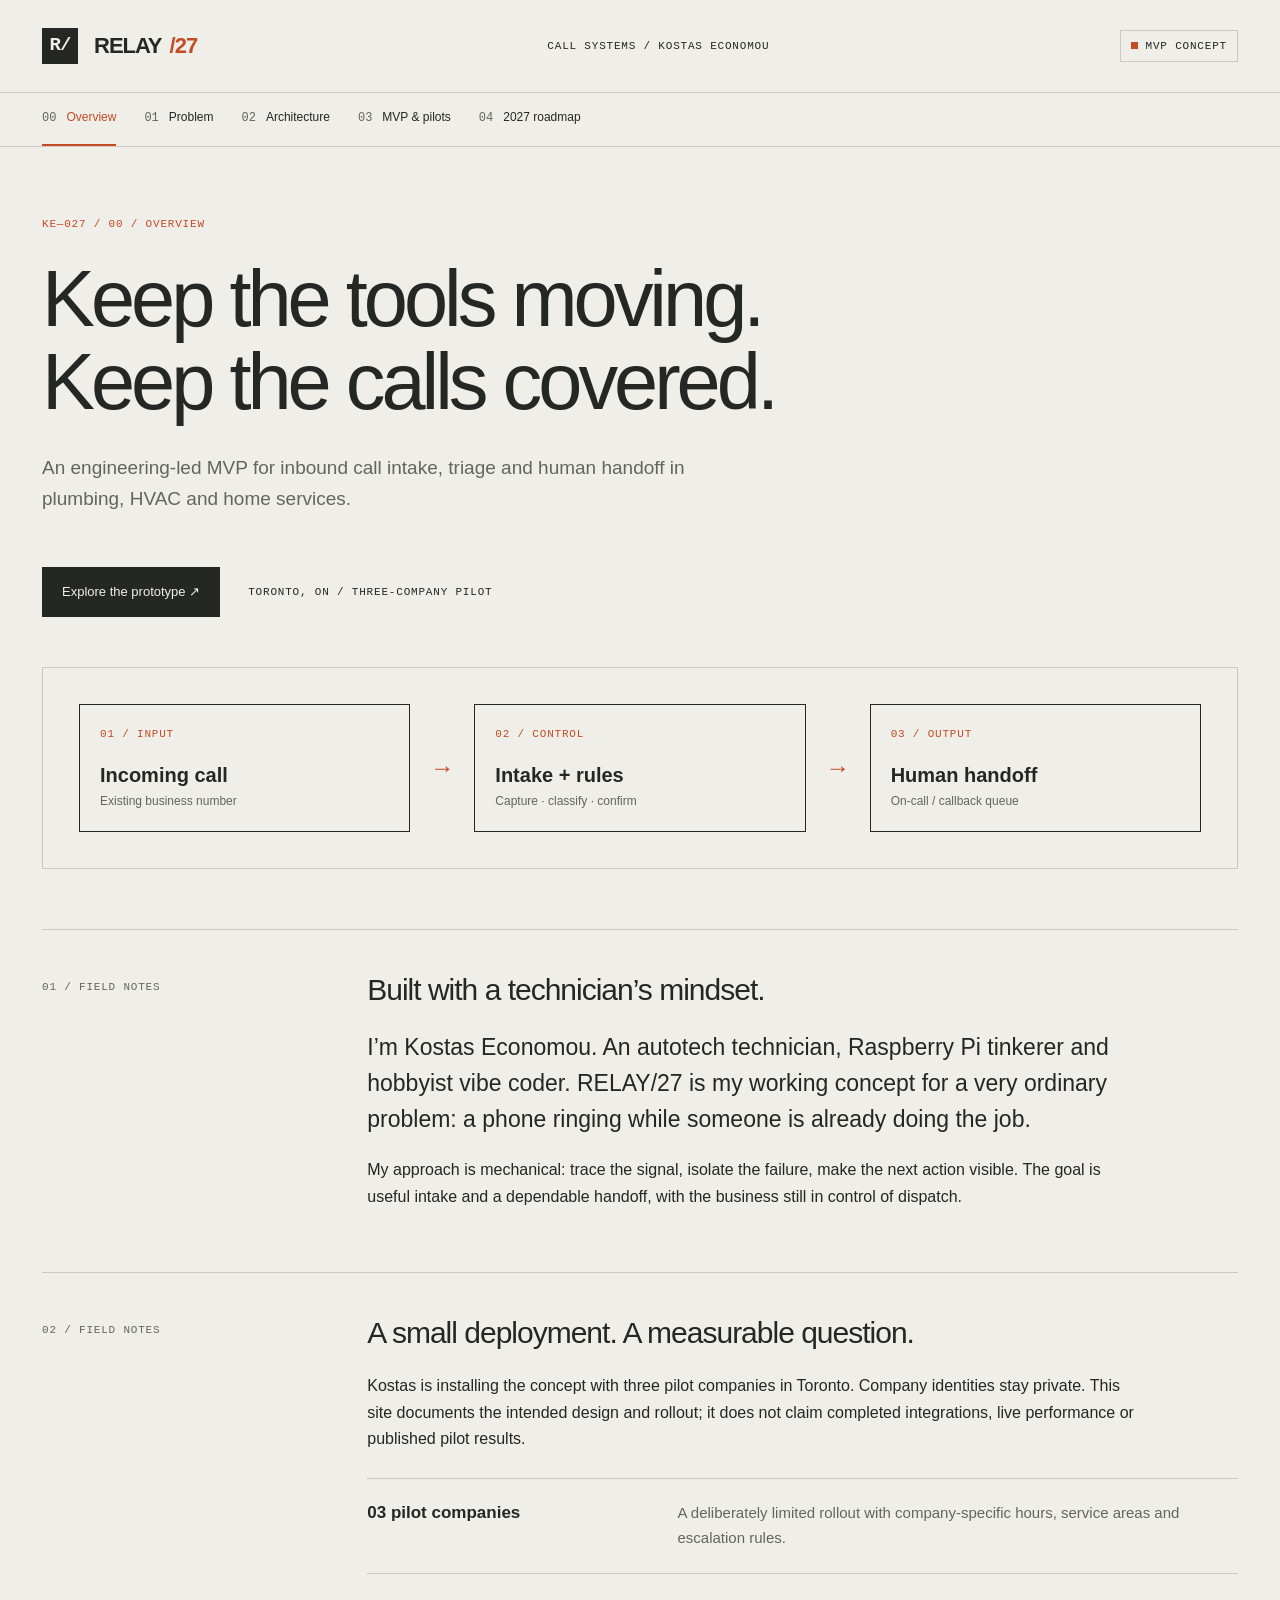
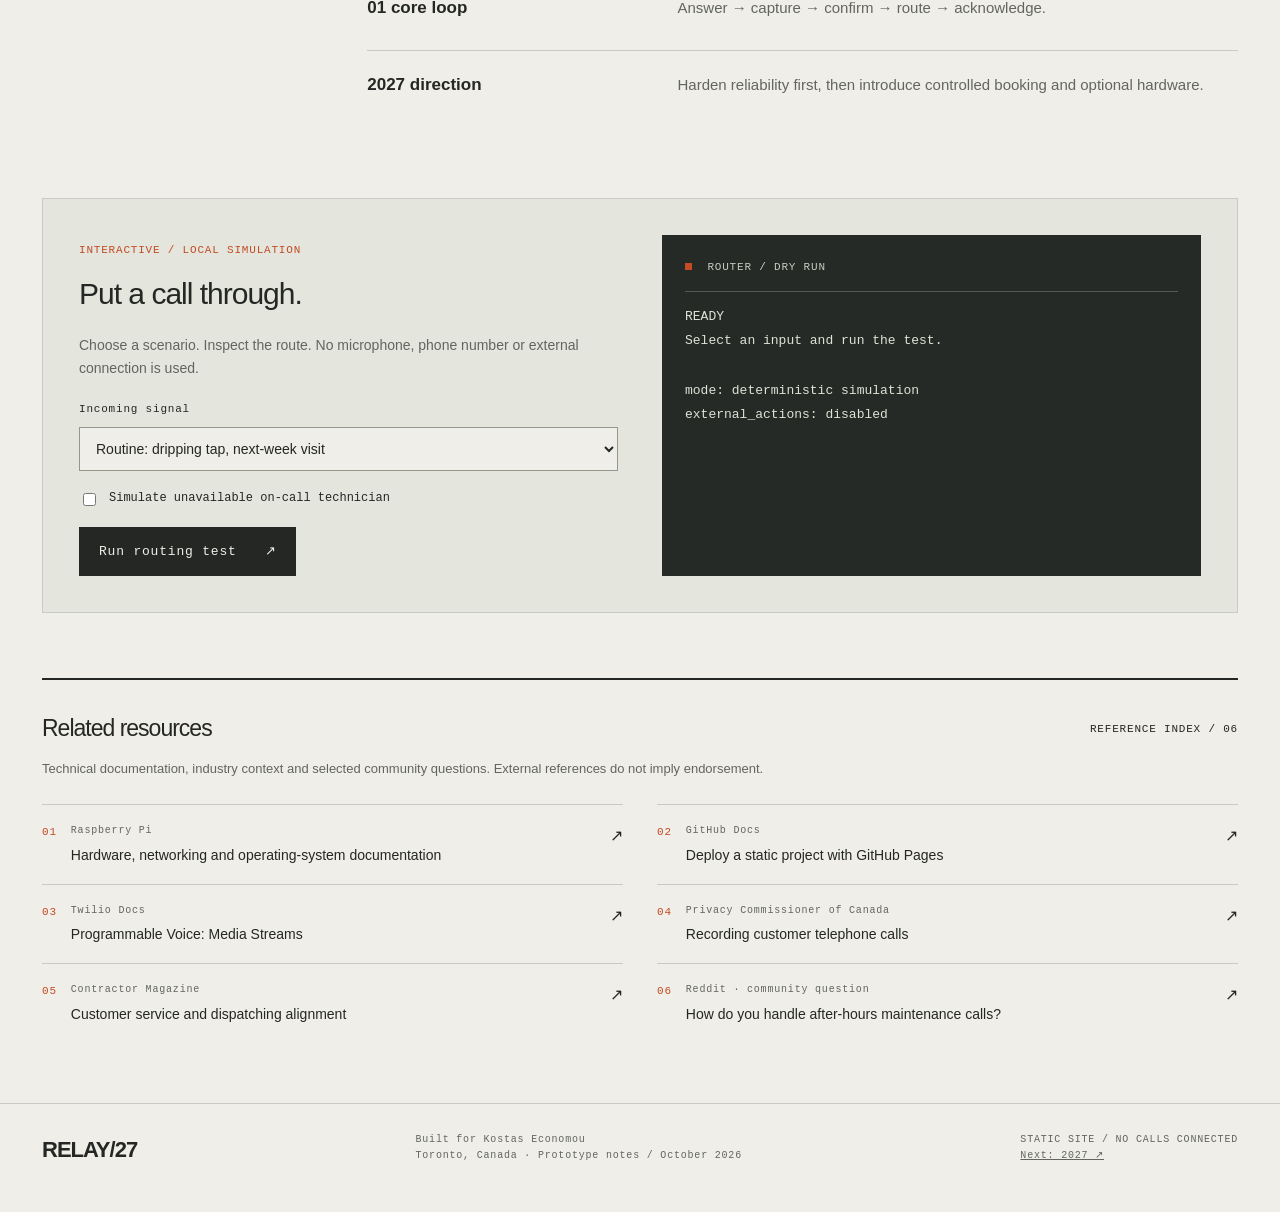
<file: index.html>
<!doctype html><html lang="en"><head><meta charset="utf-8"><meta name="viewport" content="width=device-width, initial-scale=1"><meta name="description" content="An engineering-led MVP for inbound call intake, triage and human handoff in plumbing, HVAC and home services."><meta name="theme-color" content="#efeee8"><title>Overview — RELAY/27 · Kostas Economou</title><link rel="icon" href="./assets/favicon.svg" type="image/svg+xml"><link rel="stylesheet" href="./assets/style.css"><script src="./assets/app.js" defer></script></head><body><a class="skip" href="#main">Skip to content</a><header><a class="brand" href="./"><span class="brand-icon">R/</span>RELAY<span>/27</span></a><span class="header-note">CALL SYSTEMS / KOSTAS ECONOMOU</span><span class="badge"><i></i>MVP CONCEPT</span></header><nav aria-label="Main navigation"><a aria-current="page" href="./"><span>00</span>Overview</a><a  href="./problem/"><span>01</span>Problem</a><a  href="./architecture/"><span>02</span>Architecture</a><a  href="./mvp/"><span>03</span>MVP & pilots</a><a  href="./roadmap/"><span>04</span>2027 roadmap</a></nav><main id="main"><div class="hero"><div class="eyebrow">KE—027 / 00 / OVERVIEW</div><h1>Keep the tools moving.<br>Keep the calls covered.</h1><p class="lede">An engineering-led MVP for inbound call intake, triage and human handoff in plumbing, HVAC and home services.</p></div><div class="hero-bottom"><a class="button" href="mvp/">Explore the prototype ↗</a><span>TORONTO, ON / THREE-COMPANY PILOT</span></div><div class="schematic" aria-label="Call routing system diagram"><div><small>01 / INPUT</small><strong>Incoming call</strong><span>Existing business number</span></div><b>→</b><div><small>02 / CONTROL</small><strong>Intake + rules</strong><span>Capture · classify · confirm</span></div><b>→</b><div><small>03 / OUTPUT</small><strong>Human handoff</strong><span>On-call / callback queue</span></div></div><section class="section"><div class="section-label">01 / FIELD NOTES</div><div><h2>Built with a technician’s mindset.</h2><p class="large">I’m Kostas Economou. An autotech technician, Raspberry Pi tinkerer and hobbyist vibe coder. RELAY/27 is my working concept for a very ordinary problem: a phone ringing while someone is already doing the job.</p><p>My approach is mechanical: trace the signal, isolate the failure, make the next action visible. The goal is useful intake and a dependable handoff, with the business still in control of dispatch.</p></div></section><section class="section"><div class="section-label">02 / FIELD NOTES</div><div><h2>A small deployment. A measurable question.</h2><p>Kostas is installing the concept with three pilot companies in Toronto. Company identities stay private. This site documents the intended design and rollout; it does not claim completed integrations, live performance or published pilot results.</p><div class="rows"><div class="row"><h3>03 pilot companies</h3><p>A deliberately limited rollout with company-specific hours, service areas and escalation rules.</p></div><div class="row"><h3>01 core loop</h3><p>Answer → capture → confirm → route → acknowledge.</p></div><div class="row"><h3>2027 direction</h3><p>Harden reliability first, then introduce controlled booking and optional hardware.</p></div></div></div></section><section class="testbench" aria-labelledby="bench-title"><div><span class="eyebrow">INTERACTIVE / LOCAL SIMULATION</span><h2 id="bench-title">Put a call through.</h2><p>Choose a scenario. Inspect the route. No microphone, phone number or external connection is used.</p><label for="scenario">Incoming signal</label><select id="scenario"><option value="routine">Routine: dripping tap, next-week visit</option><option value="urgent">Urgent: active water leak</option><option value="safety">Safety: caller reports gas smell</option><option value="unclear">Unclear: noisy line / missing address</option></select><label class="check"><input type="checkbox" id="offline"> Simulate unavailable on-call technician</label><button id="run" type="button">Run routing test <span>↗</span></button></div><div class="terminal"><div class="terminal-top"><span class="dot"></span> ROUTER / DRY RUN</div><pre id="trace" aria-live="polite">READY
Select an input and run the test.

mode: deterministic simulation
external_actions: disabled</pre></div></section><section class="resources"><div class="resource-heading"><h2>Related resources</h2><span>REFERENCE INDEX / 06</span></div><p>Technical documentation, industry context and selected community questions. External references do not imply endorsement.</p><div class="resource-grid"><a href="https://www.raspberrypi.com/documentation/"><span class="resource-id">01</span><span><small>Raspberry Pi</small><strong>Hardware, networking and operating-system documentation</strong></span><span aria-hidden="true">↗</span></a><a href="https://docs.github.com/en/pages"><span class="resource-id">02</span><span><small>GitHub Docs</small><strong>Deploy a static project with GitHub Pages</strong></span><span aria-hidden="true">↗</span></a><a href="https://www.twilio.com/docs/voice/media-streams"><span class="resource-id">03</span><span><small>Twilio Docs</small><strong>Programmable Voice: Media Streams</strong></span><span aria-hidden="true">↗</span></a><a href="https://www.priv.gc.ca/en/privacy-topics/surveillance/02_05_d_14/"><span class="resource-id">04</span><span><small>Privacy Commissioner of Canada</small><strong>Recording customer telephone calls</strong></span><span aria-hidden="true">↗</span></a><a href="https://www.contractormag.com/management/best-practices/article/55288726/customer-service-dispatching-alignment-part-1"><span class="resource-id">05</span><span><small>Contractor Magazine</small><strong>Customer service and dispatching alignment</strong></span><span aria-hidden="true">↗</span></a><a href="https://www.reddit.com/r/PropertyManagement/comments/1nbunow/how_do_you_handle_afterhours_maintenance_calls/"><span class="resource-id">06</span><span><small>Reddit · community question</small><strong>How do you handle after-hours maintenance calls?</strong></span><span aria-hidden="true">↗</span></a></div></section></main><footer><a class="brand" href="./">RELAY/27</a><p>Built for Kostas Economou<br>Toronto, Canada · Prototype notes / October 2026</p><p>STATIC SITE / NO CALLS CONNECTED<br><a href="./roadmap/">Next: 2027 ↗</a></p></footer></body></html>
</file>
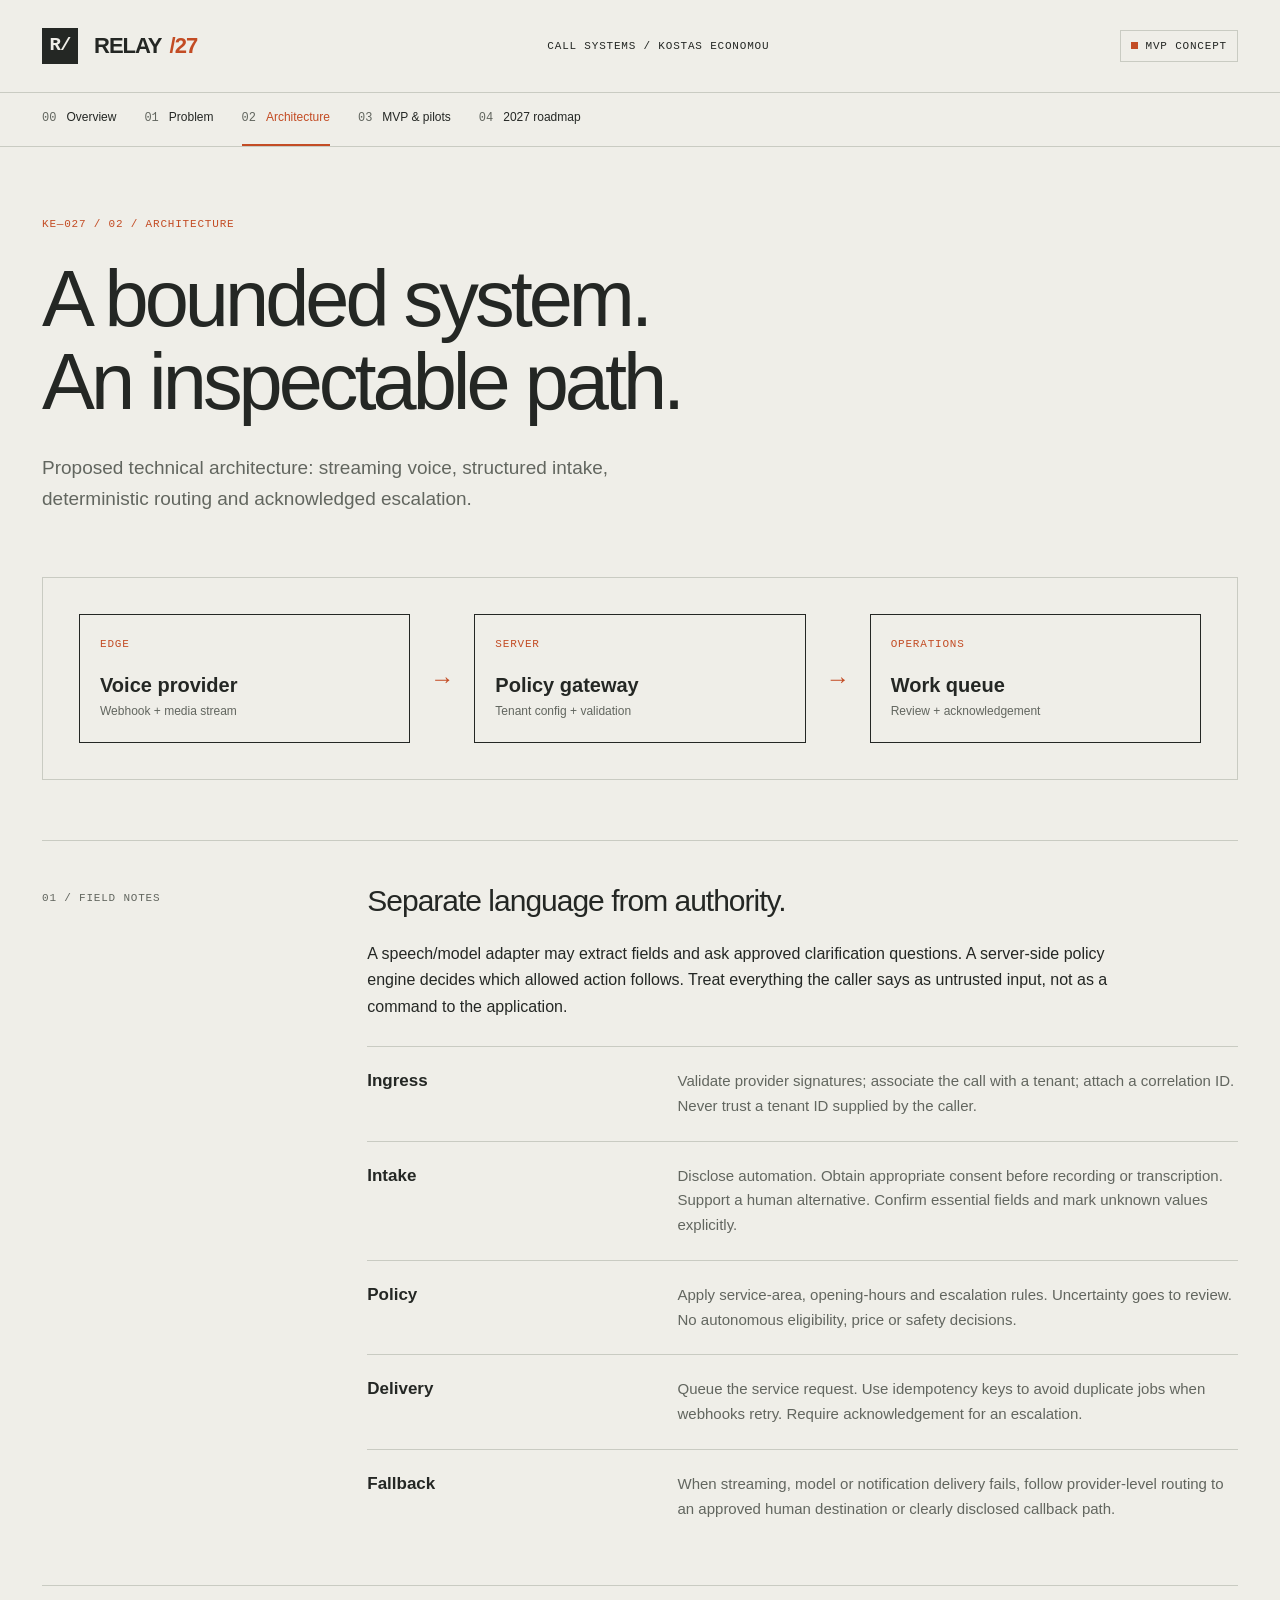
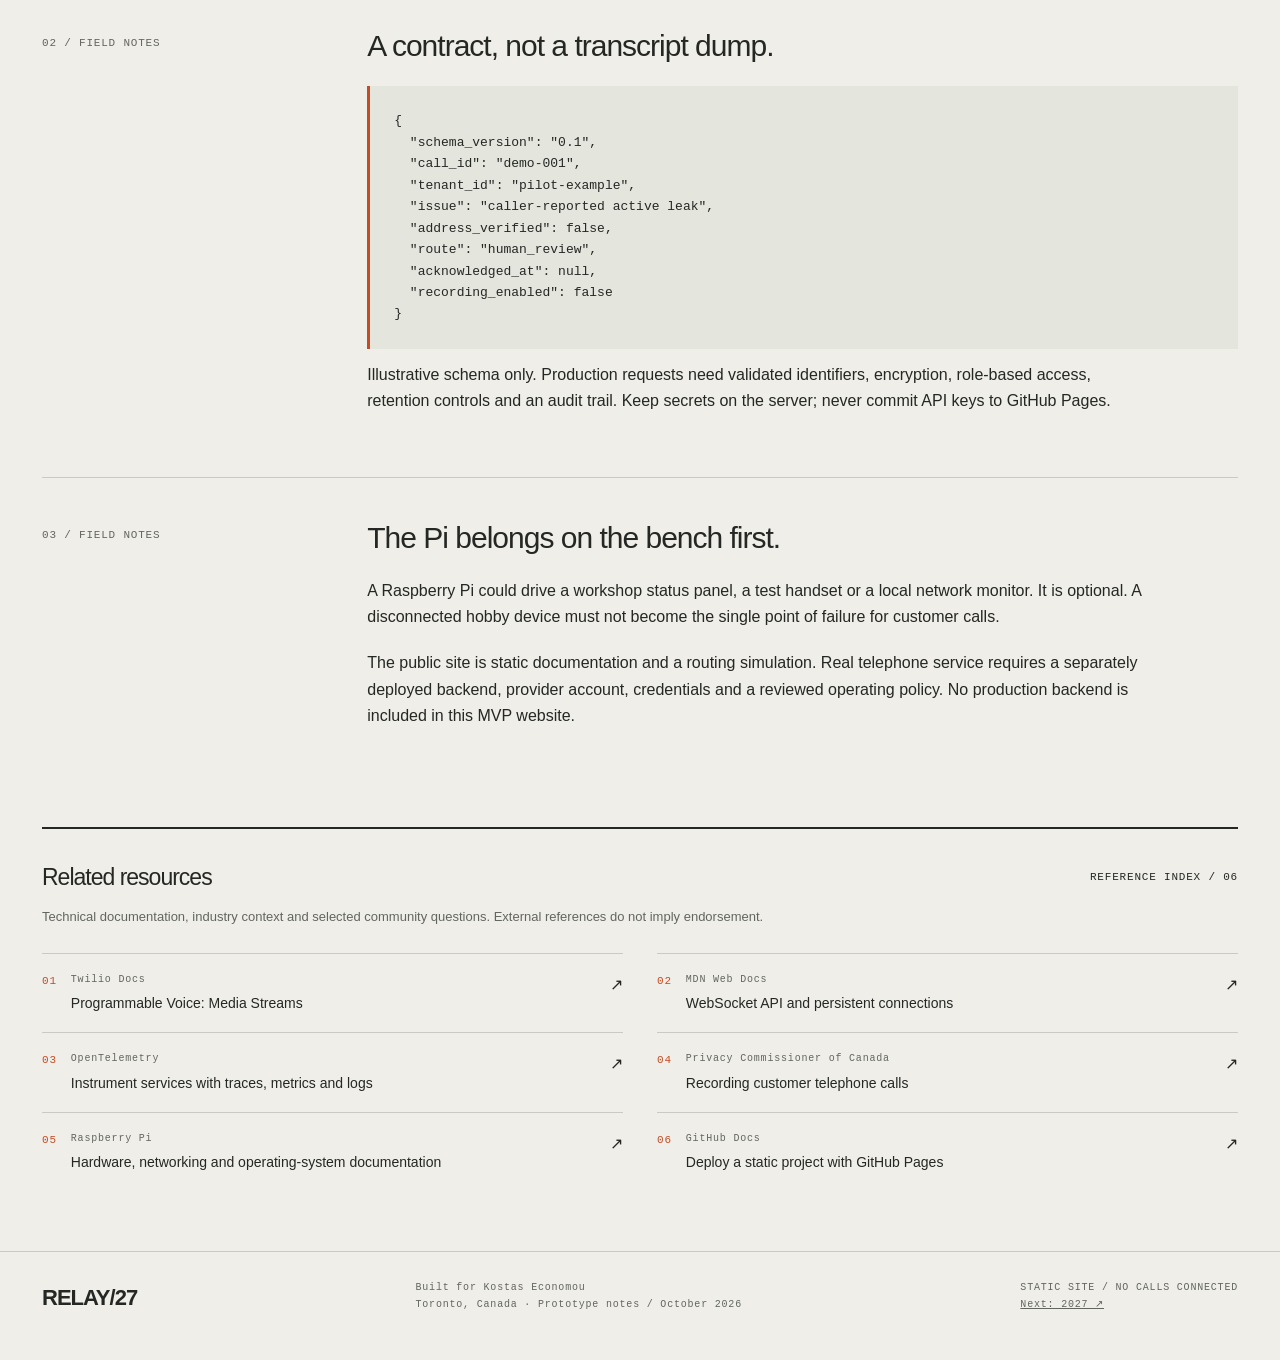
<file: architecture/index.html>
<!doctype html><html lang="en"><head><meta charset="utf-8"><meta name="viewport" content="width=device-width, initial-scale=1"><meta name="description" content="Proposed technical architecture: streaming voice, structured intake, deterministic routing and acknowledged escalation."><meta name="theme-color" content="#efeee8"><title>Architecture — RELAY/27 · Kostas Economou</title><link rel="icon" href="../assets/favicon.svg" type="image/svg+xml"><link rel="stylesheet" href="../assets/style.css"><script src="../assets/app.js" defer></script></head><body><a class="skip" href="#main">Skip to content</a><header><a class="brand" href="../"><span class="brand-icon">R/</span>RELAY<span>/27</span></a><span class="header-note">CALL SYSTEMS / KOSTAS ECONOMOU</span><span class="badge"><i></i>MVP CONCEPT</span></header><nav aria-label="Main navigation"><a  href="../"><span>00</span>Overview</a><a  href="../problem/"><span>01</span>Problem</a><a aria-current="page" href="../architecture/"><span>02</span>Architecture</a><a  href="../mvp/"><span>03</span>MVP & pilots</a><a  href="../roadmap/"><span>04</span>2027 roadmap</a></nav><main id="main"><div class="hero"><div class="eyebrow">KE—027 / 02 / ARCHITECTURE</div><h1>A bounded system.<br>An inspectable path.</h1><p class="lede">Proposed technical architecture: streaming voice, structured intake, deterministic routing and acknowledged escalation.</p></div><div class="schematic"><div><small>EDGE</small><strong>Voice provider</strong><span>Webhook + media stream</span></div><b>→</b><div><small>SERVER</small><strong>Policy gateway</strong><span>Tenant config + validation</span></div><b>→</b><div><small>OPERATIONS</small><strong>Work queue</strong><span>Review + acknowledgement</span></div></div><section class="section"><div class="section-label">01 / FIELD NOTES</div><div><h2>Separate language from authority.</h2><p>A speech/model adapter may extract fields and ask approved clarification questions. A server-side policy engine decides which allowed action follows. Treat everything the caller says as untrusted input, not as a command to the application.</p><div class="rows"><div class="row"><h3>Ingress</h3><p>Validate provider signatures; associate the call with a tenant; attach a correlation ID. Never trust a tenant ID supplied by the caller.</p></div><div class="row"><h3>Intake</h3><p>Disclose automation. Obtain appropriate consent before recording or transcription. Support a human alternative. Confirm essential fields and mark unknown values explicitly.</p></div><div class="row"><h3>Policy</h3><p>Apply service-area, opening-hours and escalation rules. Uncertainty goes to review. No autonomous eligibility, price or safety decisions.</p></div><div class="row"><h3>Delivery</h3><p>Queue the service request. Use idempotency keys to avoid duplicate jobs when webhooks retry. Require acknowledgement for an escalation.</p></div><div class="row"><h3>Fallback</h3><p>When streaming, model or notification delivery fails, follow provider-level routing to an approved human destination or clearly disclosed callback path.</p></div></div></div></section><section class="section"><div class="section-label">02 / FIELD NOTES</div><div><h2>A contract, not a transcript dump.</h2><pre class="code">{
  "schema_version": "0.1",
  "call_id": "demo-001",
  "tenant_id": "pilot-example",
  "issue": "caller-reported active leak",
  "address_verified": false,
  "route": "human_review",
  "acknowledged_at": null,
  "recording_enabled": false
}</pre><p>Illustrative schema only. Production requests need validated identifiers, encryption, role-based access, retention controls and an audit trail. Keep secrets on the server; never commit API keys to GitHub Pages.</p></div></section><section class="section"><div class="section-label">03 / FIELD NOTES</div><div><h2>The Pi belongs on the bench first.</h2><p>A Raspberry Pi could drive a workshop status panel, a test handset or a local network monitor. It is optional. A disconnected hobby device must not become the single point of failure for customer calls.</p><p>The public site is static documentation and a routing simulation. Real telephone service requires a separately deployed backend, provider account, credentials and a reviewed operating policy. No production backend is included in this MVP website.</p></div></section><section class="resources"><div class="resource-heading"><h2>Related resources</h2><span>REFERENCE INDEX / 06</span></div><p>Technical documentation, industry context and selected community questions. External references do not imply endorsement.</p><div class="resource-grid"><a href="https://www.twilio.com/docs/voice/media-streams"><span class="resource-id">01</span><span><small>Twilio Docs</small><strong>Programmable Voice: Media Streams</strong></span><span aria-hidden="true">↗</span></a><a href="https://developer.mozilla.org/en-US/docs/Web/API/WebSockets_API"><span class="resource-id">02</span><span><small>MDN Web Docs</small><strong>WebSocket API and persistent connections</strong></span><span aria-hidden="true">↗</span></a><a href="https://opentelemetry.io/docs/"><span class="resource-id">03</span><span><small>OpenTelemetry</small><strong>Instrument services with traces, metrics and logs</strong></span><span aria-hidden="true">↗</span></a><a href="https://www.priv.gc.ca/en/privacy-topics/surveillance/02_05_d_14/"><span class="resource-id">04</span><span><small>Privacy Commissioner of Canada</small><strong>Recording customer telephone calls</strong></span><span aria-hidden="true">↗</span></a><a href="https://www.raspberrypi.com/documentation/"><span class="resource-id">05</span><span><small>Raspberry Pi</small><strong>Hardware, networking and operating-system documentation</strong></span><span aria-hidden="true">↗</span></a><a href="https://docs.github.com/en/pages"><span class="resource-id">06</span><span><small>GitHub Docs</small><strong>Deploy a static project with GitHub Pages</strong></span><span aria-hidden="true">↗</span></a></div></section></main><footer><a class="brand" href="../">RELAY/27</a><p>Built for Kostas Economou<br>Toronto, Canada · Prototype notes / October 2026</p><p>STATIC SITE / NO CALLS CONNECTED<br><a href="../roadmap/">Next: 2027 ↗</a></p></footer></body></html>
</file>
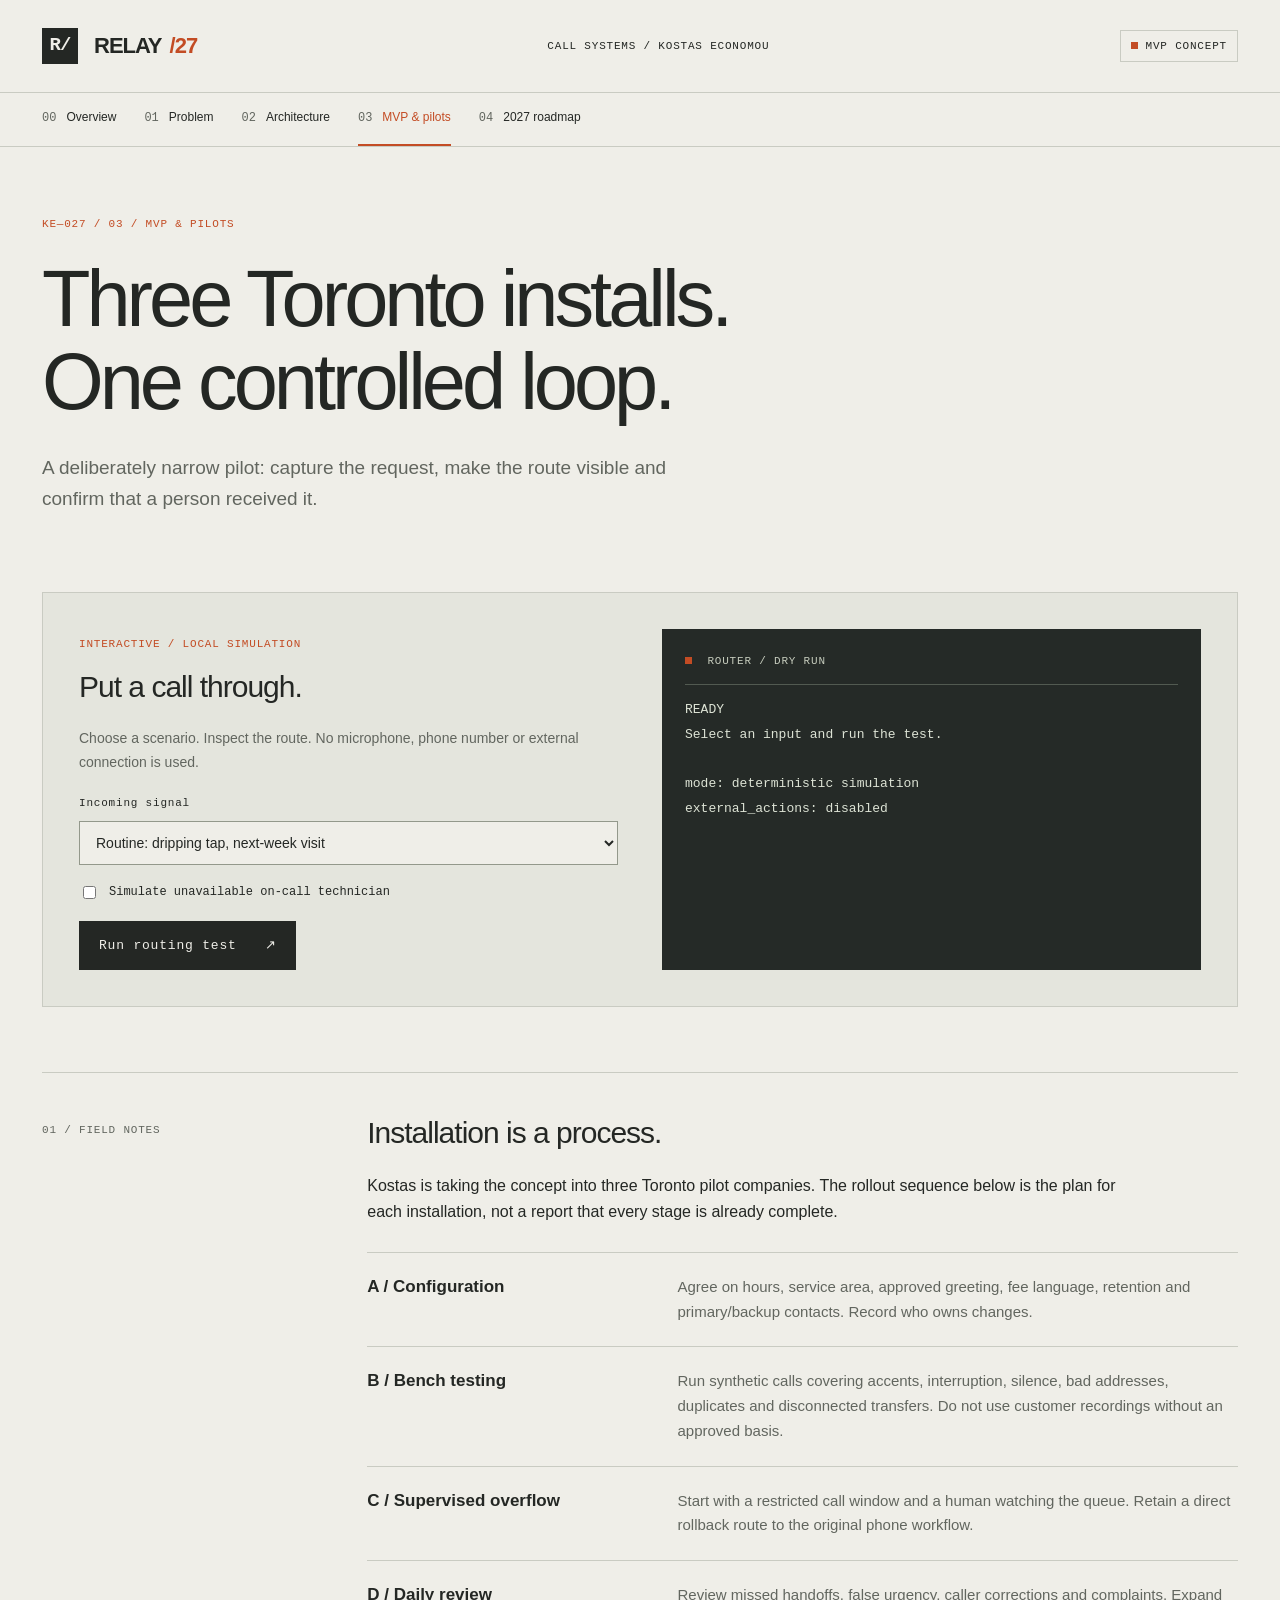
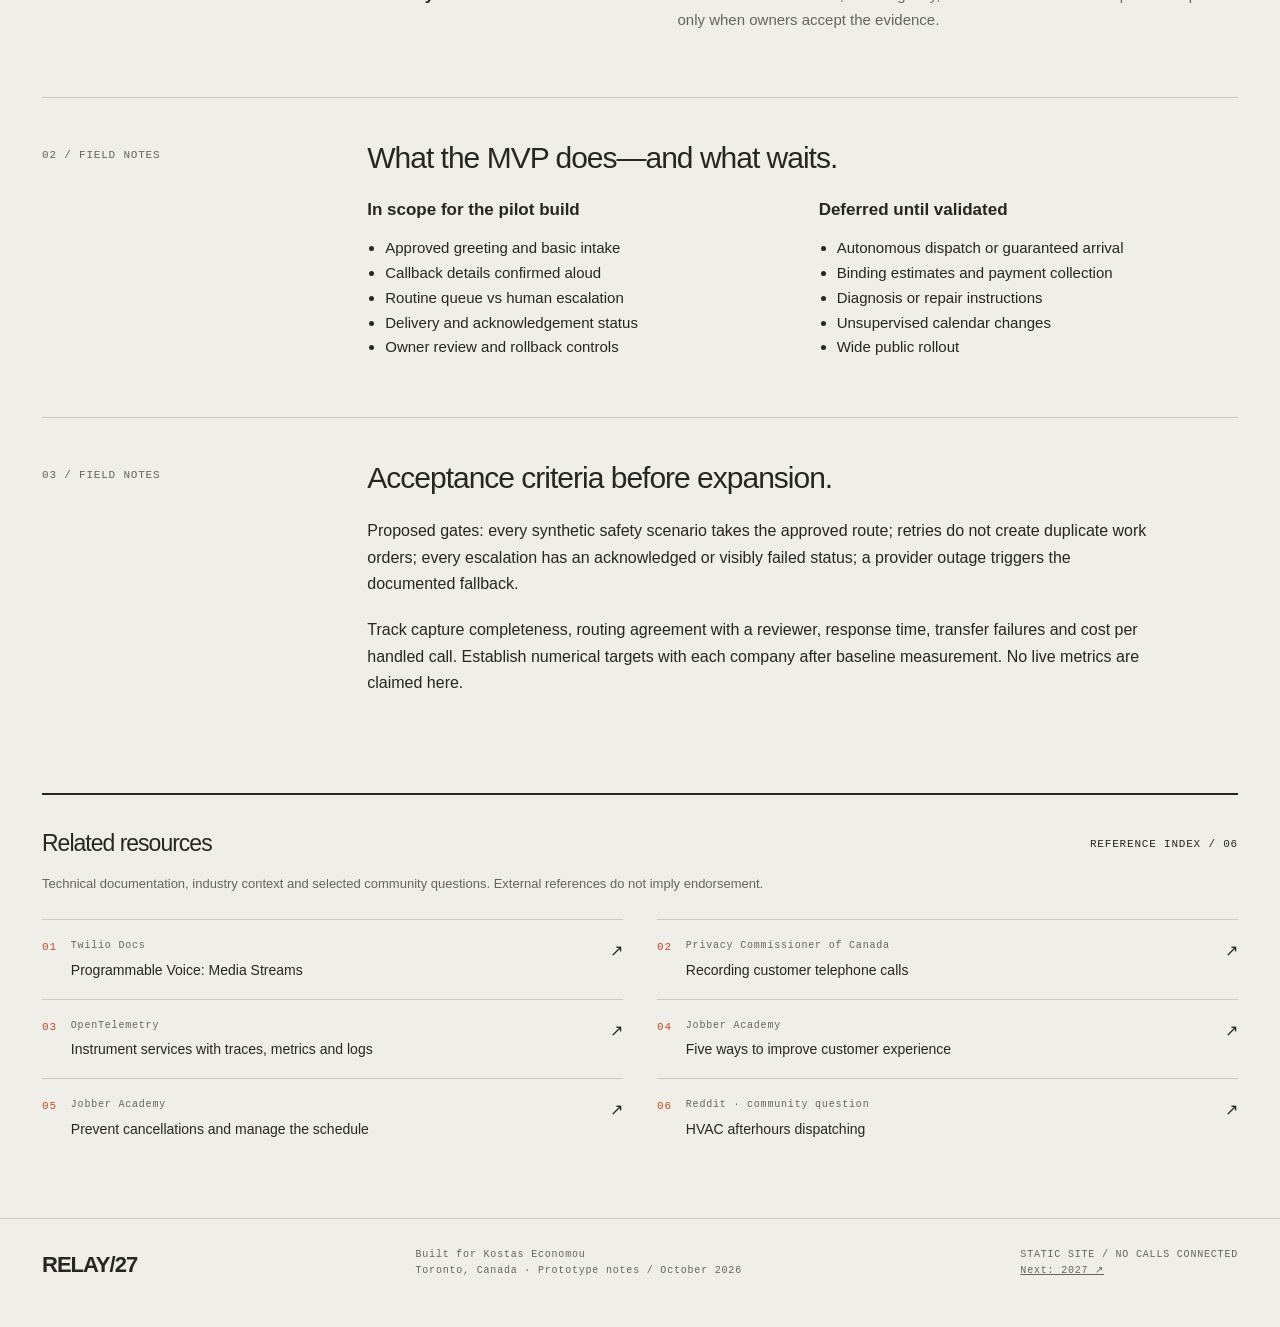
<file: mvp/index.html>
<!doctype html><html lang="en"><head><meta charset="utf-8"><meta name="viewport" content="width=device-width, initial-scale=1"><meta name="description" content="A deliberately narrow pilot: capture the request, make the route visible and confirm that a person received it."><meta name="theme-color" content="#efeee8"><title>MVP & pilots — RELAY/27 · Kostas Economou</title><link rel="icon" href="../assets/favicon.svg" type="image/svg+xml"><link rel="stylesheet" href="../assets/style.css"><script src="../assets/app.js" defer></script></head><body><a class="skip" href="#main">Skip to content</a><header><a class="brand" href="../"><span class="brand-icon">R/</span>RELAY<span>/27</span></a><span class="header-note">CALL SYSTEMS / KOSTAS ECONOMOU</span><span class="badge"><i></i>MVP CONCEPT</span></header><nav aria-label="Main navigation"><a  href="../"><span>00</span>Overview</a><a  href="../problem/"><span>01</span>Problem</a><a  href="../architecture/"><span>02</span>Architecture</a><a aria-current="page" href="../mvp/"><span>03</span>MVP & pilots</a><a  href="../roadmap/"><span>04</span>2027 roadmap</a></nav><main id="main"><div class="hero"><div class="eyebrow">KE—027 / 03 / MVP & PILOTS</div><h1>Three Toronto installs.<br>One controlled loop.</h1><p class="lede">A deliberately narrow pilot: capture the request, make the route visible and confirm that a person received it.</p></div><section class="testbench" aria-labelledby="bench-title"><div><span class="eyebrow">INTERACTIVE / LOCAL SIMULATION</span><h2 id="bench-title">Put a call through.</h2><p>Choose a scenario. Inspect the route. No microphone, phone number or external connection is used.</p><label for="scenario">Incoming signal</label><select id="scenario"><option value="routine">Routine: dripping tap, next-week visit</option><option value="urgent">Urgent: active water leak</option><option value="safety">Safety: caller reports gas smell</option><option value="unclear">Unclear: noisy line / missing address</option></select><label class="check"><input type="checkbox" id="offline"> Simulate unavailable on-call technician</label><button id="run" type="button">Run routing test <span>↗</span></button></div><div class="terminal"><div class="terminal-top"><span class="dot"></span> ROUTER / DRY RUN</div><pre id="trace" aria-live="polite">READY
Select an input and run the test.

mode: deterministic simulation
external_actions: disabled</pre></div></section><section class="section"><div class="section-label">01 / FIELD NOTES</div><div><h2>Installation is a process.</h2><p>Kostas is taking the concept into three Toronto pilot companies. The rollout sequence below is the plan for each installation, not a report that every stage is already complete.</p><div class="rows"><div class="row"><h3>A / Configuration</h3><p>Agree on hours, service area, approved greeting, fee language, retention and primary/backup contacts. Record who owns changes.</p></div><div class="row"><h3>B / Bench testing</h3><p>Run synthetic calls covering accents, interruption, silence, bad addresses, duplicates and disconnected transfers. Do not use customer recordings without an approved basis.</p></div><div class="row"><h3>C / Supervised overflow</h3><p>Start with a restricted call window and a human watching the queue. Retain a direct rollback route to the original phone workflow.</p></div><div class="row"><h3>D / Daily review</h3><p>Review missed handoffs, false urgency, caller corrections and complaints. Expand only when owners accept the evidence.</p></div></div></div></section><section class="section"><div class="section-label">02 / FIELD NOTES</div><div><h2>What the MVP does—and what waits.</h2><div class="columns"><div><h3>In scope for the pilot build</h3><ul><li>Approved greeting and basic intake</li><li>Callback details confirmed aloud</li><li>Routine queue vs human escalation</li><li>Delivery and acknowledgement status</li><li>Owner review and rollback controls</li></ul></div><div><h3>Deferred until validated</h3><ul><li>Autonomous dispatch or guaranteed arrival</li><li>Binding estimates and payment collection</li><li>Diagnosis or repair instructions</li><li>Unsupervised calendar changes</li><li>Wide public rollout</li></ul></div></div></div></section><section class="section"><div class="section-label">03 / FIELD NOTES</div><div><h2>Acceptance criteria before expansion.</h2><p>Proposed gates: every synthetic safety scenario takes the approved route; retries do not create duplicate work orders; every escalation has an acknowledged or visibly failed status; a provider outage triggers the documented fallback.</p><p>Track capture completeness, routing agreement with a reviewer, response time, transfer failures and cost per handled call. Establish numerical targets with each company after baseline measurement. No live metrics are claimed here.</p></div></section><section class="resources"><div class="resource-heading"><h2>Related resources</h2><span>REFERENCE INDEX / 06</span></div><p>Technical documentation, industry context and selected community questions. External references do not imply endorsement.</p><div class="resource-grid"><a href="https://www.twilio.com/docs/voice/media-streams"><span class="resource-id">01</span><span><small>Twilio Docs</small><strong>Programmable Voice: Media Streams</strong></span><span aria-hidden="true">↗</span></a><a href="https://www.priv.gc.ca/en/privacy-topics/surveillance/02_05_d_14/"><span class="resource-id">02</span><span><small>Privacy Commissioner of Canada</small><strong>Recording customer telephone calls</strong></span><span aria-hidden="true">↗</span></a><a href="https://opentelemetry.io/docs/"><span class="resource-id">03</span><span><small>OpenTelemetry</small><strong>Instrument services with traces, metrics and logs</strong></span><span aria-hidden="true">↗</span></a><a href="https://www.getjobber.com/academy/customer-experience-tips/"><span class="resource-id">04</span><span><small>Jobber Academy</small><strong>Five ways to improve customer experience</strong></span><span aria-hidden="true">↗</span></a><a href="https://www.getjobber.com/academy/how-to-prevent-customer-cancellations/"><span class="resource-id">05</span><span><small>Jobber Academy</small><strong>Prevent cancellations and manage the schedule</strong></span><span aria-hidden="true">↗</span></a><a href="https://www.reddit.com/r/HVAC/comments/1g0lk43"><span class="resource-id">06</span><span><small>Reddit · community question</small><strong>HVAC afterhours dispatching</strong></span><span aria-hidden="true">↗</span></a></div></section></main><footer><a class="brand" href="../">RELAY/27</a><p>Built for Kostas Economou<br>Toronto, Canada · Prototype notes / October 2026</p><p>STATIC SITE / NO CALLS CONNECTED<br><a href="../roadmap/">Next: 2027 ↗</a></p></footer></body></html>
</file>
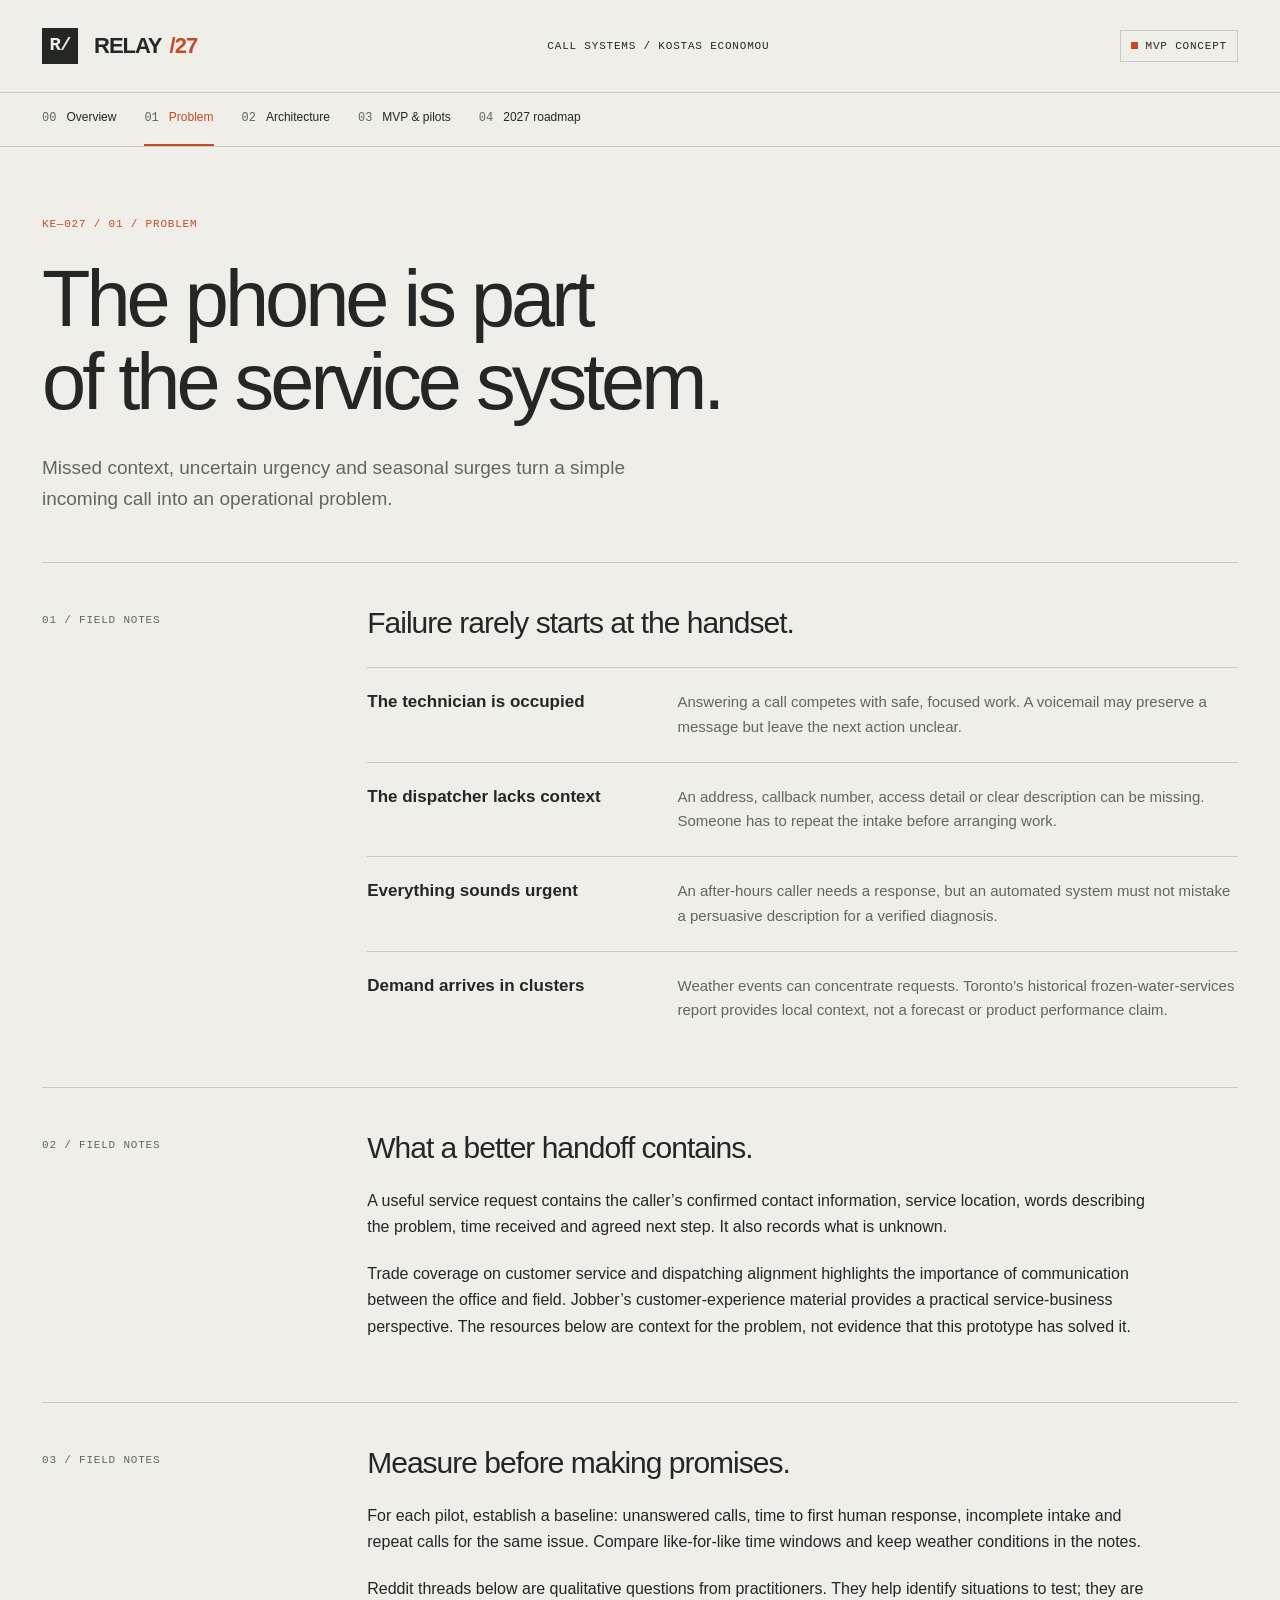
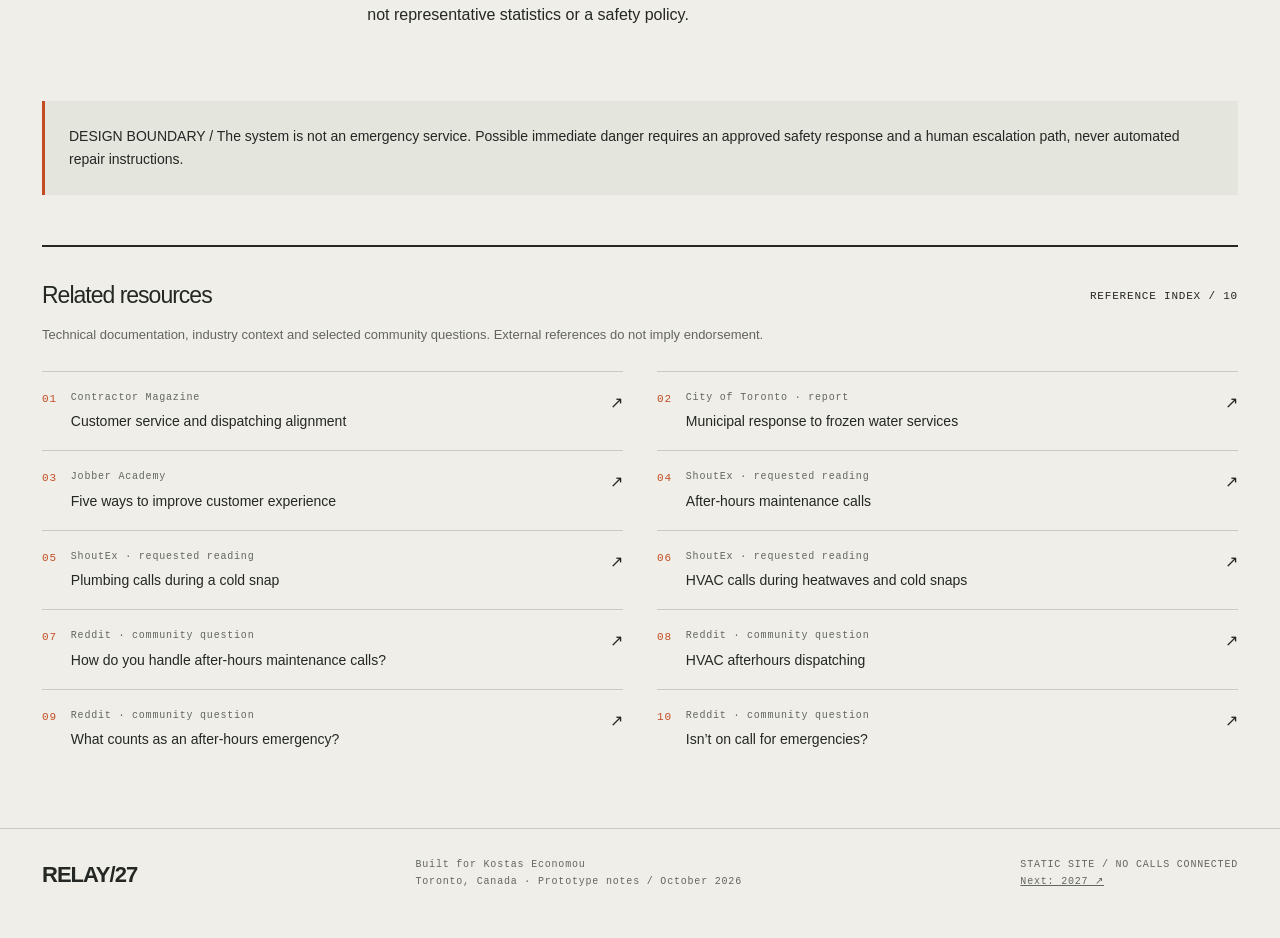
<file: problem/index.html>
<!doctype html><html lang="en"><head><meta charset="utf-8"><meta name="viewport" content="width=device-width, initial-scale=1"><meta name="description" content="Missed context, uncertain urgency and seasonal surges turn a simple incoming call into an operational problem."><meta name="theme-color" content="#efeee8"><title>Problem — RELAY/27 · Kostas Economou</title><link rel="icon" href="../assets/favicon.svg" type="image/svg+xml"><link rel="stylesheet" href="../assets/style.css"><script src="../assets/app.js" defer></script></head><body><a class="skip" href="#main">Skip to content</a><header><a class="brand" href="../"><span class="brand-icon">R/</span>RELAY<span>/27</span></a><span class="header-note">CALL SYSTEMS / KOSTAS ECONOMOU</span><span class="badge"><i></i>MVP CONCEPT</span></header><nav aria-label="Main navigation"><a  href="../"><span>00</span>Overview</a><a aria-current="page" href="../problem/"><span>01</span>Problem</a><a  href="../architecture/"><span>02</span>Architecture</a><a  href="../mvp/"><span>03</span>MVP & pilots</a><a  href="../roadmap/"><span>04</span>2027 roadmap</a></nav><main id="main"><div class="hero"><div class="eyebrow">KE—027 / 01 / PROBLEM</div><h1>The phone is part<br>of the service system.</h1><p class="lede">Missed context, uncertain urgency and seasonal surges turn a simple incoming call into an operational problem.</p></div><section class="section"><div class="section-label">01 / FIELD NOTES</div><div><h2>Failure rarely starts at the handset.</h2><div class="rows"><div class="row"><h3>The technician is occupied</h3><p>Answering a call competes with safe, focused work. A voicemail may preserve a message but leave the next action unclear.</p></div><div class="row"><h3>The dispatcher lacks context</h3><p>An address, callback number, access detail or clear description can be missing. Someone has to repeat the intake before arranging work.</p></div><div class="row"><h3>Everything sounds urgent</h3><p>An after-hours caller needs a response, but an automated system must not mistake a persuasive description for a verified diagnosis.</p></div><div class="row"><h3>Demand arrives in clusters</h3><p>Weather events can concentrate requests. Toronto’s historical frozen-water-services report provides local context, not a forecast or product performance claim.</p></div></div></div></section><section class="section"><div class="section-label">02 / FIELD NOTES</div><div><h2>What a better handoff contains.</h2><p>A useful service request contains the caller’s confirmed contact information, service location, words describing the problem, time received and agreed next step. It also records what is unknown.</p><p>Trade coverage on customer service and dispatching alignment highlights the importance of communication between the office and field. Jobber’s customer-experience material provides a practical service-business perspective. The resources below are context for the problem, not evidence that this prototype has solved it.</p></div></section><section class="section"><div class="section-label">03 / FIELD NOTES</div><div><h2>Measure before making promises.</h2><p>For each pilot, establish a baseline: unanswered calls, time to first human response, incomplete intake and repeat calls for the same issue. Compare like-for-like time windows and keep weather conditions in the notes.</p><p>Reddit threads below are qualitative questions from practitioners. They help identify situations to test; they are not representative statistics or a safety policy.</p></div></section><aside class="notice">DESIGN BOUNDARY / The system is not an emergency service. Possible immediate danger requires an approved safety response and a human escalation path, never automated repair instructions.</aside><section class="resources"><div class="resource-heading"><h2>Related resources</h2><span>REFERENCE INDEX / 10</span></div><p>Technical documentation, industry context and selected community questions. External references do not imply endorsement.</p><div class="resource-grid"><a href="https://www.contractormag.com/management/best-practices/article/55288726/customer-service-dispatching-alignment-part-1"><span class="resource-id">01</span><span><small>Contractor Magazine</small><strong>Customer service and dispatching alignment</strong></span><span aria-hidden="true">↗</span></a><a href="https://www.toronto.ca/legdocs/mmis/2015/pw/bgrd/backgroundfile-81587.pdf"><span class="resource-id">02</span><span><small>City of Toronto · report</small><strong>Municipal response to frozen water services</strong></span><span aria-hidden="true">↗</span></a><a href="https://www.getjobber.com/academy/customer-experience-tips/"><span class="resource-id">03</span><span><small>Jobber Academy</small><strong>Five ways to improve customer experience</strong></span><span aria-hidden="true">↗</span></a><a href="https://faq.shoutex.com/property-management/after-hours-maintenance-calls/"><span class="resource-id">04</span><span><small>ShoutEx · requested reading</small><strong>After-hours maintenance calls</strong></span><span aria-hidden="true">↗</span></a><a href="https://faq.shoutex.com/plumbers/cold-snap-call-surge/"><span class="resource-id">05</span><span><small>ShoutEx · requested reading</small><strong>Plumbing calls during a cold snap</strong></span><span aria-hidden="true">↗</span></a><a href="https://faq.shoutex.com/hvac/heatwave-cold-snap-call-surges/"><span class="resource-id">06</span><span><small>ShoutEx · requested reading</small><strong>HVAC calls during heatwaves and cold snaps</strong></span><span aria-hidden="true">↗</span></a><a href="https://www.reddit.com/r/PropertyManagement/comments/1nbunow/how_do_you_handle_afterhours_maintenance_calls/"><span class="resource-id">07</span><span><small>Reddit · community question</small><strong>How do you handle after-hours maintenance calls?</strong></span><span aria-hidden="true">↗</span></a><a href="https://www.reddit.com/r/HVAC/comments/1g0lk43"><span class="resource-id">08</span><span><small>Reddit · community question</small><strong>HVAC afterhours dispatching</strong></span><span aria-hidden="true">↗</span></a><a href="https://www.reddit.com/r/PropertyManagement/comments/q613l5"><span class="resource-id">09</span><span><small>Reddit · community question</small><strong>What counts as an after-hours emergency?</strong></span><span aria-hidden="true">↗</span></a><a href="https://www.reddit.com/r/HVAC/comments/1d15mdc"><span class="resource-id">10</span><span><small>Reddit · community question</small><strong>Isn’t on call for emergencies?</strong></span><span aria-hidden="true">↗</span></a></div></section></main><footer><a class="brand" href="../">RELAY/27</a><p>Built for Kostas Economou<br>Toronto, Canada · Prototype notes / October 2026</p><p>STATIC SITE / NO CALLS CONNECTED<br><a href="../roadmap/">Next: 2027 ↗</a></p></footer></body></html>
</file>
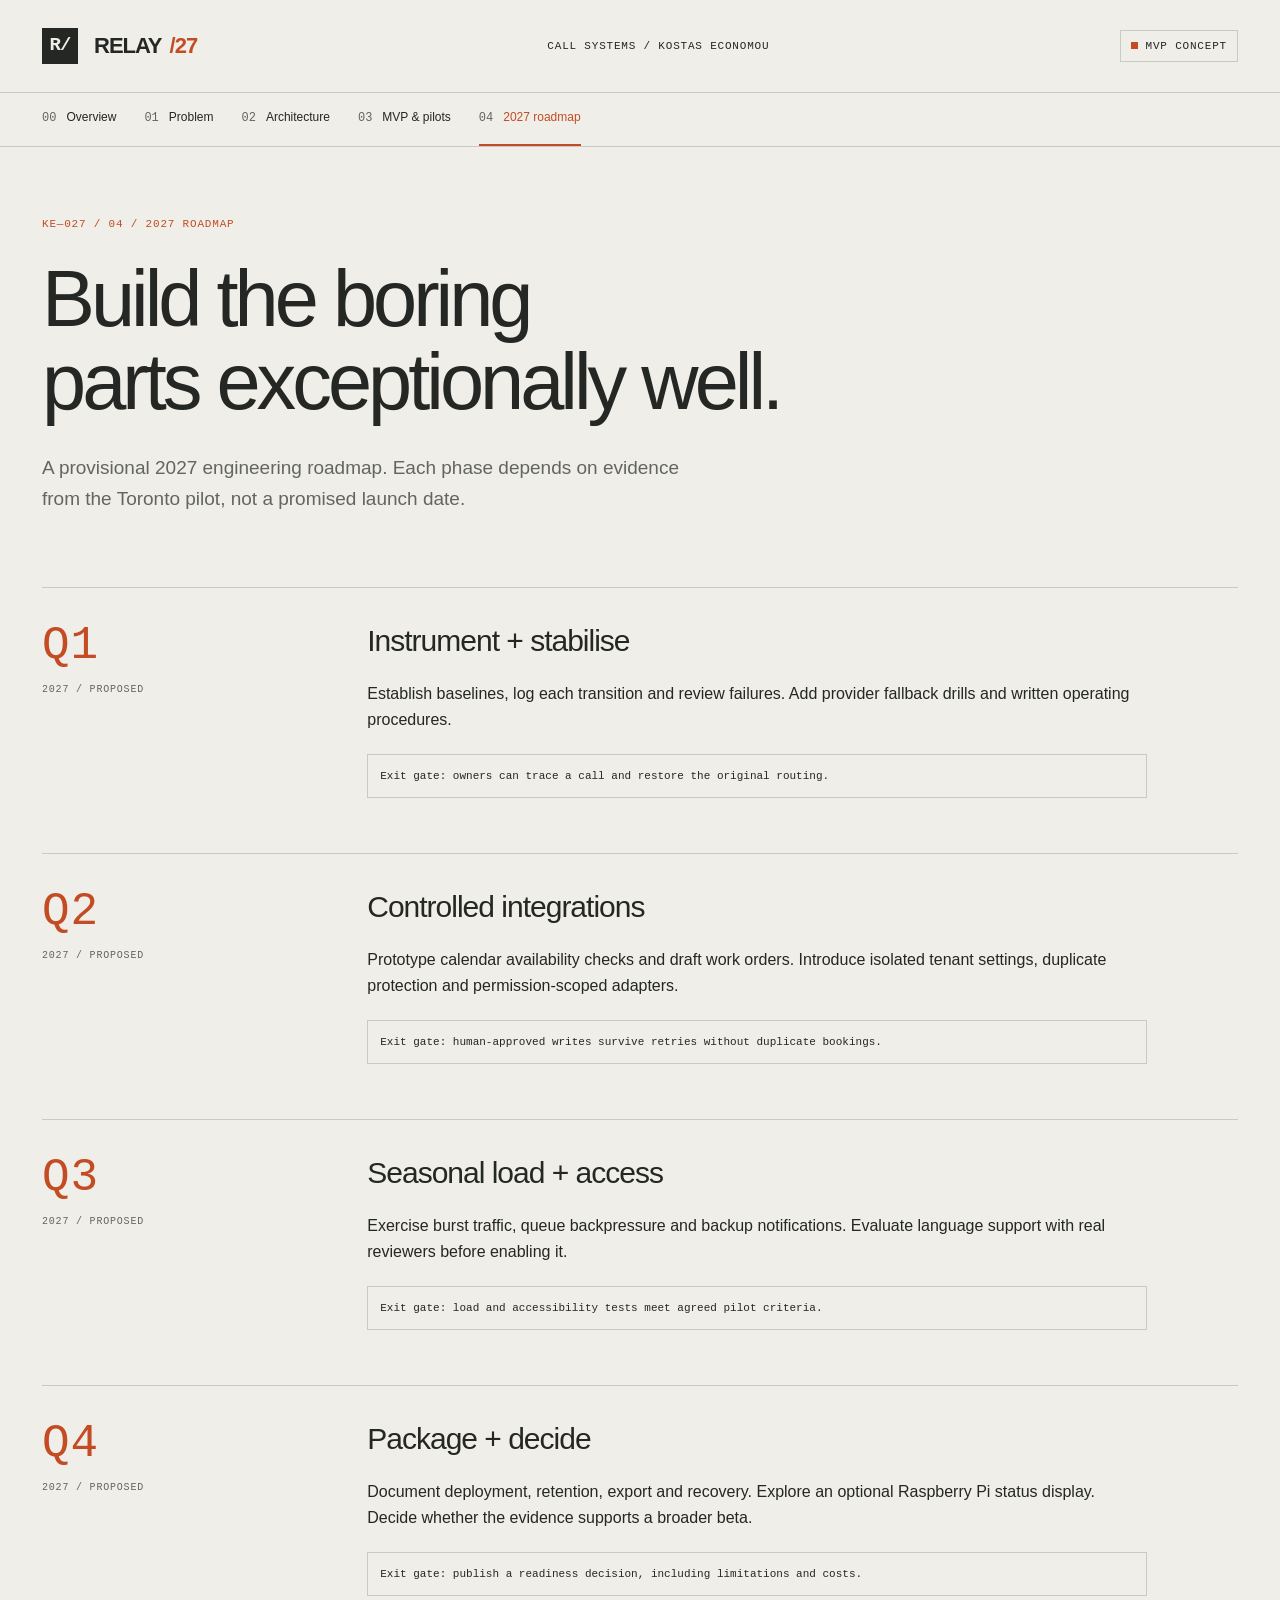
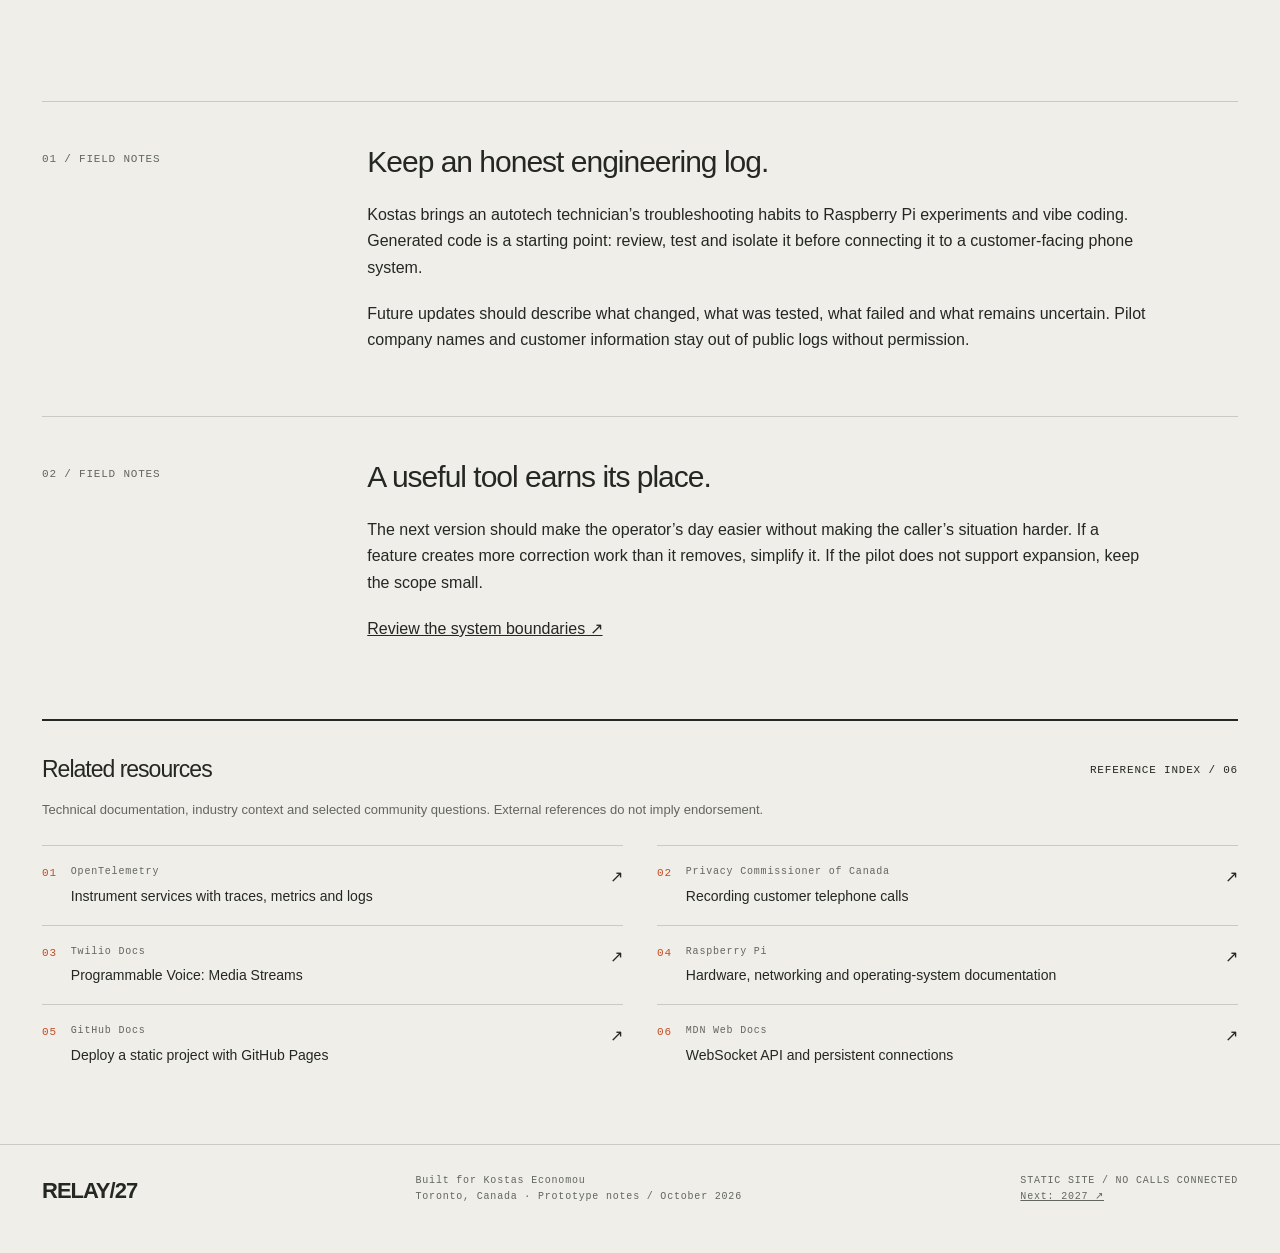
<file: roadmap/index.html>
<!doctype html><html lang="en"><head><meta charset="utf-8"><meta name="viewport" content="width=device-width, initial-scale=1"><meta name="description" content="A provisional 2027 engineering roadmap. Each phase depends on evidence from the Toronto pilot, not a promised launch date."><meta name="theme-color" content="#efeee8"><title>2027 roadmap — RELAY/27 · Kostas Economou</title><link rel="icon" href="../assets/favicon.svg" type="image/svg+xml"><link rel="stylesheet" href="../assets/style.css"><script src="../assets/app.js" defer></script></head><body><a class="skip" href="#main">Skip to content</a><header><a class="brand" href="../"><span class="brand-icon">R/</span>RELAY<span>/27</span></a><span class="header-note">CALL SYSTEMS / KOSTAS ECONOMOU</span><span class="badge"><i></i>MVP CONCEPT</span></header><nav aria-label="Main navigation"><a  href="../"><span>00</span>Overview</a><a  href="../problem/"><span>01</span>Problem</a><a  href="../architecture/"><span>02</span>Architecture</a><a  href="../mvp/"><span>03</span>MVP & pilots</a><a aria-current="page" href="../roadmap/"><span>04</span>2027 roadmap</a></nav><main id="main"><div class="hero"><div class="eyebrow">KE—027 / 04 / 2027 ROADMAP</div><h1>Build the boring<br>parts exceptionally well.</h1><p class="lede">A provisional 2027 engineering roadmap. Each phase depends on evidence from the Toronto pilot, not a promised launch date.</p></div><div class="roadmap"><section class="milestone"><span>Q1<small>2027 / PROPOSED</small></span><div><h2>Instrument + stabilise</h2><p>Establish baselines, log each transition and review failures. Add provider fallback drills and written operating procedures.</p><p class="gate">Exit gate: owners can trace a call and restore the original routing.</p></div></section><section class="milestone"><span>Q2<small>2027 / PROPOSED</small></span><div><h2>Controlled integrations</h2><p>Prototype calendar availability checks and draft work orders. Introduce isolated tenant settings, duplicate protection and permission-scoped adapters.</p><p class="gate">Exit gate: human-approved writes survive retries without duplicate bookings.</p></div></section><section class="milestone"><span>Q3<small>2027 / PROPOSED</small></span><div><h2>Seasonal load + access</h2><p>Exercise burst traffic, queue backpressure and backup notifications. Evaluate language support with real reviewers before enabling it.</p><p class="gate">Exit gate: load and accessibility tests meet agreed pilot criteria.</p></div></section><section class="milestone"><span>Q4<small>2027 / PROPOSED</small></span><div><h2>Package + decide</h2><p>Document deployment, retention, export and recovery. Explore an optional Raspberry Pi status display. Decide whether the evidence supports a broader beta.</p><p class="gate">Exit gate: publish a readiness decision, including limitations and costs.</p></div></section></div><section class="section"><div class="section-label">01 / FIELD NOTES</div><div><h2>Keep an honest engineering log.</h2><p>Kostas brings an autotech technician’s troubleshooting habits to Raspberry Pi experiments and vibe coding. Generated code is a starting point: review, test and isolate it before connecting it to a customer-facing phone system.</p><p>Future updates should describe what changed, what was tested, what failed and what remains uncertain. Pilot company names and customer information stay out of public logs without permission.</p></div></section><section class="section"><div class="section-label">02 / FIELD NOTES</div><div><h2>A useful tool earns its place.</h2><p>The next version should make the operator’s day easier without making the caller’s situation harder. If a feature creates more correction work than it removes, simplify it. If the pilot does not support expansion, keep the scope small.</p><a class="text-link" href="../architecture/">Review the system boundaries ↗</a></div></section><section class="resources"><div class="resource-heading"><h2>Related resources</h2><span>REFERENCE INDEX / 06</span></div><p>Technical documentation, industry context and selected community questions. External references do not imply endorsement.</p><div class="resource-grid"><a href="https://opentelemetry.io/docs/"><span class="resource-id">01</span><span><small>OpenTelemetry</small><strong>Instrument services with traces, metrics and logs</strong></span><span aria-hidden="true">↗</span></a><a href="https://www.priv.gc.ca/en/privacy-topics/surveillance/02_05_d_14/"><span class="resource-id">02</span><span><small>Privacy Commissioner of Canada</small><strong>Recording customer telephone calls</strong></span><span aria-hidden="true">↗</span></a><a href="https://www.twilio.com/docs/voice/media-streams"><span class="resource-id">03</span><span><small>Twilio Docs</small><strong>Programmable Voice: Media Streams</strong></span><span aria-hidden="true">↗</span></a><a href="https://www.raspberrypi.com/documentation/"><span class="resource-id">04</span><span><small>Raspberry Pi</small><strong>Hardware, networking and operating-system documentation</strong></span><span aria-hidden="true">↗</span></a><a href="https://docs.github.com/en/pages"><span class="resource-id">05</span><span><small>GitHub Docs</small><strong>Deploy a static project with GitHub Pages</strong></span><span aria-hidden="true">↗</span></a><a href="https://developer.mozilla.org/en-US/docs/Web/API/WebSockets_API"><span class="resource-id">06</span><span><small>MDN Web Docs</small><strong>WebSocket API and persistent connections</strong></span><span aria-hidden="true">↗</span></a></div></section></main><footer><a class="brand" href="../">RELAY/27</a><p>Built for Kostas Economou<br>Toronto, Canada · Prototype notes / October 2026</p><p>STATIC SITE / NO CALLS CONNECTED<br><a href="../roadmap/">Next: 2027 ↗</a></p></footer></body></html>
</file>
<file: assets/style.css>
:root{--paper:#efeee8;--ink:#242724;--muted:#62665f;--line:#c9cbc2;--accent:#c34c24;--panel:#e4e5dd}*{box-sizing:border-box}body{margin:0;background:var(--paper);color:var(--ink);font-family:Arial,Helvetica,sans-serif;line-height:1.65}a{color:inherit}button,select,input{font:inherit}a:focus-visible,button:focus-visible,select:focus-visible,input:focus-visible{outline:3px solid var(--accent);outline-offset:5px}header,nav,main,footer{max-width:1280px;margin:auto}header{padding:28px 42px;display:flex;align-items:center;justify-content:space-between;gap:20px}.brand{display:flex;align-items:center;gap:8px;font-size:22px;font-weight:800;text-decoration:none;letter-spacing:-1px}.brand>span:not(.brand-icon){color:var(--accent)}.brand-icon{display:grid;place-items:center;background:var(--ink);color:var(--paper);width:36px;height:36px;margin-right:8px;font-family:monospace;font-size:19px}.header-note,.badge,.eyebrow,.section-label,.hero-bottom>span,.resource-heading>span,footer p,.schematic small,.terminal-top,.gate,.resource-id,.resource-grid small,.milestone>span,button,label,.resource-note{font-family:'Courier New',monospace;font-size:11px;letter-spacing:.8px}.badge{border:1px solid var(--line);padding:6px 10px;white-space:nowrap}.badge i,.dot{display:inline-block;width:7px;height:7px;background:var(--accent);margin-right:8px}nav{border-top:1px solid var(--line);border-bottom:1px solid var(--line);display:flex;padding:0 42px;gap:28px}nav a{text-decoration:none;padding:15px 0;font-size:12px;border-bottom:2px solid transparent;white-space:nowrap}nav a span{color:var(--muted);font-family:monospace;margin-right:10px}nav a[aria-current]{border-color:var(--accent);color:var(--accent)}main{padding:0 42px}.hero{padding:68px 0 28px;position:relative}.eyebrow{color:var(--accent);margin-bottom:25px}h1{font-size:clamp(44px,6.2vw,82px);line-height:1.04;letter-spacing:-4px;font-weight:500;margin:0 0 30px;max-width:1000px}h2{font-size:30px;line-height:1.2;font-weight:500;letter-spacing:-1px;margin:0 0 22px}h3{font-size:17px;margin:0 0 8px;line-height:1.4}p{margin:0 0 20px;max-width:780px}.lede{font-size:19px;line-height:1.6;max-width:660px;color:var(--muted)}.hero-bottom{display:flex;align-items:center;gap:28px;margin:5px 0 50px}.button,button{display:inline-flex;justify-content:space-between;gap:28px;background:var(--ink);color:var(--paper);padding:14px 20px;border:0;text-decoration:none;cursor:pointer;font-size:13px}.button:hover,button:hover{background:var(--accent)}.schematic{display:flex;align-items:center;gap:20px;padding:36px;border:1px solid var(--line);background-image:radial-gradient(#bdc0b5 .7px,transparent .7px);background-size:12px 12px;margin:15px 0 60px}.schematic>div{flex:1;background:var(--paper);padding:20px;border:1px solid var(--ink);min-width:0}.schematic small,.schematic strong,.schematic span{display:block}.schematic small{color:var(--accent);margin-bottom:16px}.schematic strong{font-size:20px}.schematic span{font-size:12px;color:var(--muted)}.schematic>b{font-size:24px;color:var(--accent)}.section{display:grid;grid-template-columns:1fr 3fr;gap:35px;border-top:1px solid var(--line);padding:42px 0}.section-label{color:var(--muted);padding-top:6px}.large{font-size:23px;line-height:1.55}.rows{margin-top:26px}.row{display:grid;grid-template-columns:1fr 2fr;gap:30px;padding:22px 0;border-top:1px solid var(--line)}.row p{margin:0;font-size:15px;color:var(--muted)}.testbench{display:grid;grid-template-columns:1fr 1fr;background:var(--panel);border:1px solid var(--line);padding:36px;gap:44px;margin:30px 0 65px}.testbench h2{margin-top:14px}.testbench p{font-size:14px;color:var(--muted)}label{display:block;margin-bottom:9px}select{width:100%;background:var(--paper);border:1px solid #93988b;padding:12px;font-size:14px;color:var(--ink)}.check{display:flex;align-items:center;gap:10px;margin:18px 0;font-size:12px;letter-spacing:0}.terminal{background:#252a27;color:#dde3d5;padding:23px;min-width:0}.terminal-top{border-bottom:1px solid #525a51;padding-bottom:14px;color:#c6ccbd}.terminal pre{font-size:13px;line-height:1.9;white-space:pre-wrap;overflow-wrap:anywhere}.code{background:var(--panel);border-left:3px solid var(--accent);padding:24px;overflow:auto;font-size:13px}.columns{display:grid;grid-template-columns:1fr 1fr;gap:32px}.columns ul{padding-left:18px;font-size:15px}.notice{border-left:3px solid var(--accent);background:var(--panel);padding:24px;margin:10px 0 50px;font-size:14px}.roadmap{margin:25px 0 50px}.milestone{display:grid;grid-template-columns:1fr 3fr;gap:35px;border-top:1px solid var(--line);padding:35px 0}.milestone>span{font-size:46px;line-height:1;color:var(--accent)}.milestone small{display:block;font-size:10px;margin-top:16px;color:var(--muted)}.gate{border:1px solid var(--line);padding:12px;letter-spacing:0}.resources{border-top:2px solid var(--ink);padding:35px 0 60px;margin-top:35px}.resource-heading{display:flex;align-items:center;justify-content:space-between;gap:20px}.resource-heading h2{font-size:23px;margin:0}.resources>p{font-size:13px;color:var(--muted);margin-top:15px}.resource-grid{display:grid;grid-template-columns:1fr 1fr;margin-top:25px;column-gap:34px}.resource-grid>a{display:flex;gap:14px;align-items:flex-start;text-decoration:none;padding:18px 0;border-top:1px solid var(--line)}.resource-grid>a:hover strong{text-decoration:underline;text-underline-offset:4px}.resource-grid>a>span:nth-child(2){flex:1}.resource-grid small{display:block;color:var(--muted);font-size:10px;margin-bottom:5px}.resource-grid strong{display:block;font-size:14px;font-weight:500;line-height:1.5}.resource-id{color:var(--accent)}footer{border-top:1px solid var(--line);padding:28px 42px 45px;display:flex;justify-content:space-between;gap:24px}footer p{font-size:10px;margin:0;color:var(--muted)}.skip{position:absolute;left:20px;top:-100px;background:var(--ink);color:white;padding:12px;z-index:2}.skip:focus{top:12px}@media(max-width:760px){header{padding:20px}.header-note{display:none}nav{padding:0 20px;gap:22px;overflow:auto}nav a{font-size:11px}nav a span{display:none}main{padding:0 20px}.hero{padding-top:45px}h1{letter-spacing:-2px;font-size:48px}.lede{font-size:17px}.hero-bottom{align-items:flex-start;flex-direction:column;gap:16px}.schematic{flex-direction:column;padding:20px;gap:10px}.schematic>div{width:100%}.schematic>b{transform:rotate(90deg)}.section,.milestone{grid-template-columns:1fr;gap:18px}.section{padding:30px 0}.large{font-size:20px}.row{grid-template-columns:1fr;gap:8px}.testbench{grid-template-columns:1fr;padding:22px;gap:25px}.columns,.resource-grid{grid-template-columns:1fr}.resource-heading{align-items:flex-start;flex-direction:column;gap:10px}footer{padding:25px 20px;flex-wrap:wrap}.milestone>span{font-size:32px}.milestone small{display:inline;margin-left:15px}h2{font-size:27px}}@media(prefers-reduced-motion:reduce){*{scroll-behavior:auto}}
</file>
